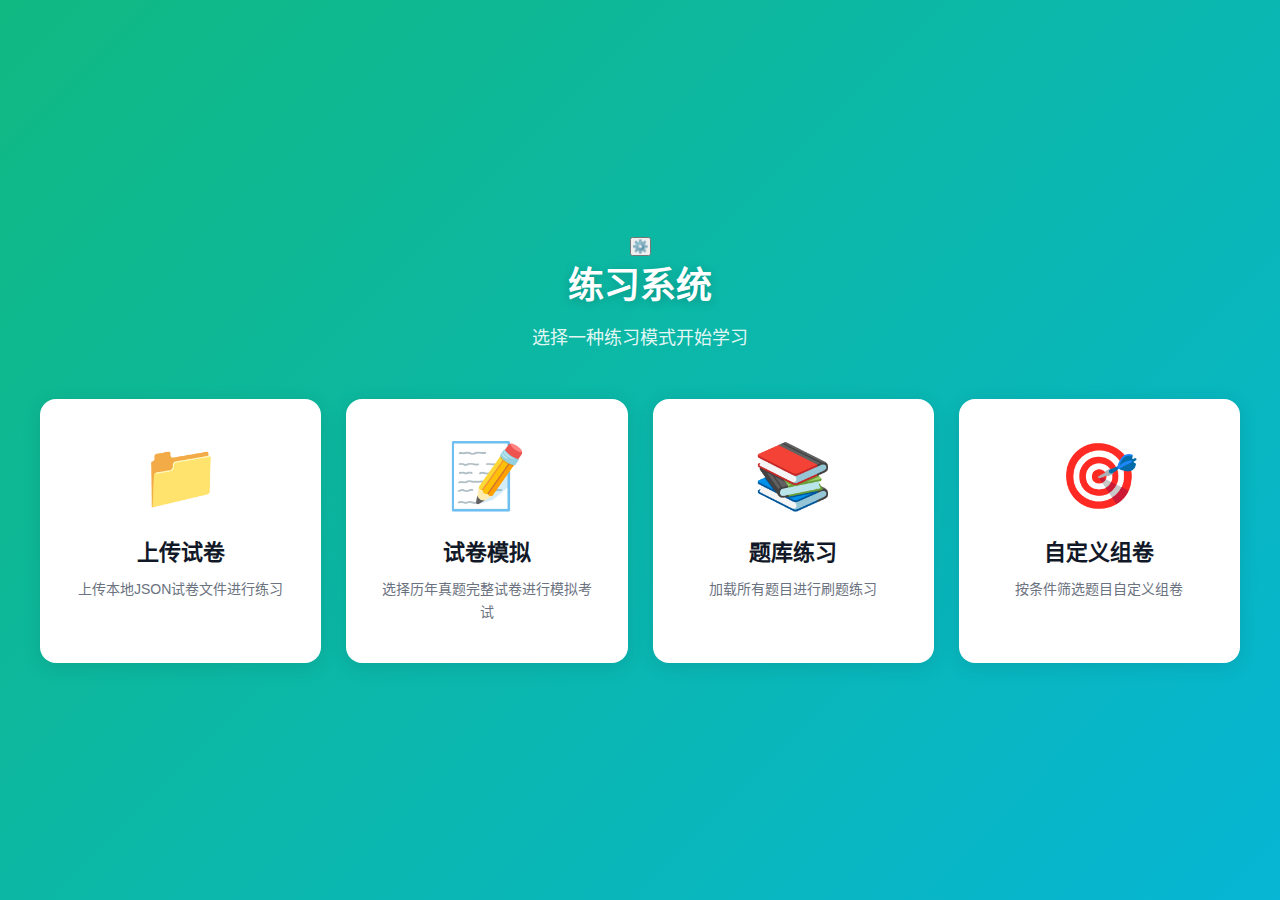
<file: index.html>
﻿<!DOCTYPE html>
<html lang="zh-CN">
<head>
    <meta charset="UTF-8">
    <meta name="viewport" content="width=device-width, initial-scale=1.0">
    <title>自测系统</title>
    <link rel="stylesheet" href="css/common.css?v=20260226">
    <link rel="stylesheet" href="css/pages.css?v=20260226">
</head>
<body>
    <div class="app-container">
        <!-- 主内容区 -->
        <div class="main-content">
            <!-- 模式选择 -->
            <div class="mode-selection" id="mode-selection">
                <button class="settings-btn-home" id="settings-btn" title="系统设置">⚙️</button>
                <div class="mode-header">
                    <h1>练习系统</h1>
                    <p class="mode-subtitle">选择一种练习模式开始学习</p>
                </div>
                
                <div class="mode-cards">
                    <div class="mode-card" data-mode="upload">
                        <div class="mode-icon">📁</div>
                        <div class="mode-title">上传试卷</div>
                        <div class="mode-desc">上传本地JSON试卷文件进行练习</div>
                    </div>
                    
                    <div class="mode-card" data-mode="exam-list">
                        <div class="mode-icon">📝</div>
                        <div class="mode-title">试卷模拟</div>
                        <div class="mode-desc">选择历年真题完整试卷进行模拟考试</div>
                    </div>
                    
                    <div class="mode-card" data-mode="practice">
                        <div class="mode-icon">📚</div>
                        <div class="mode-title">题库练习</div>
                        <div class="mode-desc">加载所有题目进行刷题练习</div>
                    </div>
                    
                    <div class="mode-card" data-mode="custom">
                        <div class="mode-icon">🎯</div>
                        <div class="mode-title">自定义组卷</div>
                        <div class="mode-desc">按条件筛选题目自定义组卷</div>
                    </div>
                </div>
            </div>

            <!-- 文件上传 -->
            <div class="upload-container hidden" id="upload-container">
                <nav class="breadcrumb" style="position: absolute; top: 40px; left: 40px;">
                    <a href="#" class="breadcrumb-item" id="breadcrumb-home-upload">🏠 首页</a>
                    <span class="breadcrumb-separator">›</span>
                    <span class="breadcrumb-item active">上传试卷</span>
                </nav>
                <div class="upload-box">
                    <div class="upload-icon">📄</div>
                    <div class="upload-title">选择试题文件</div>
                    <div class="upload-subtitle">支持 JSON 格式的试题文件</div>
                    <input type="file" id="file-input" accept=".json">
                    <label for="file-input" class="btn-upload">📁 浏览文件</label>
                </div>
            </div>

            <!-- 试卷列表 -->
            <div class="exam-list-container hidden" id="exam-list-container">
                <div class="page-title-section">
                    <nav class="breadcrumb">
                        <a href="#" class="breadcrumb-item" id="breadcrumb-home-exam-list">🏠 首页</a>
                        <span class="breadcrumb-separator">›</span>
                        <span class="breadcrumb-item active">选择试卷进行模拟考试</span>
                    </nav>
                    <div class="exam-count-badge">共 <span id="exam-count">0</span> 套试卷</div>
                </div>
                
                <div class="exam-list-toolbar">
                    <div class="exam-list-filters">
                        <div class="filter-item">
                            <label>🔍 搜索</label>
                            <input type="text" id="exam-search" placeholder="搜索试卷名称...">
                        </div>
                        <div class="filter-item">
                            <label>📚 科目</label>
                            <select id="subject-filter">
                                <option value="">全部科目</option>
                            </select>
                        </div>
                        <div class="filter-item">
                            <label>📊 排序</label>
                            <select id="sort-filter">
                                <option value="name-desc">名称 Z-A</option>
                                <option value="name-asc">名称 A-Z</option>
                            </select>
                        </div>
                        <div class="filter-item">
                            <button class="btn btn-text" id="clear-all-chats-btn" title="清除所有试卷的 AI 聊天记录">
                                <svg width="16" height="16" viewBox="0 0 24 24" fill="none" stroke="currentColor" stroke-width="2">
                                    <polyline points="3 6 5 6 21 6"></polyline>
                                    <path d="M19 6v14a2 2 0 0 1-2 2H7a2 2 0 0 1-2-2V6m3 0V4a2 2 0 0 1 2-2h4a2 2 0 0 1 2 2v2"></path>
                                </svg>
                                清空聊天记录
                            </button>
                        </div>
                    </div>
                    
                    <div class="view-switcher">
                        <button class="view-btn active" data-view="grid" title="网格视图">
                            <svg width="20" height="20" viewBox="0 0 24 24" fill="none" stroke="currentColor" stroke-width="2">
                                <rect x="3" y="3" width="7" height="7"></rect>
                                <rect x="14" y="3" width="7" height="7"></rect>
                                <rect x="14" y="14" width="7" height="7"></rect>
                                <rect x="3" y="14" width="7" height="7"></rect>
                            </svg>
                        </button>
                        <button class="view-btn" data-view="list" title="列表视图">
                            <svg width="20" height="20" viewBox="0 0 24 24" fill="none" stroke="currentColor" stroke-width="2">
                                <line x1="8" y1="6" x2="21" y2="6"></line>
                                <line x1="8" y1="12" x2="21" y2="12"></line>
                                <line x1="8" y1="18" x2="21" y2="18"></line>
                                <line x1="3" y1="6" x2="3.01" y2="6"></line>
                                <line x1="3" y1="12" x2="3.01" y2="12"></line>
                                <line x1="3" y1="18" x2="3.01" y2="18"></line>
                            </svg>
                        </button>
                    </div>
                </div>
                
                <div class="exam-list-grid view-grid" id="exam-list-grid">
                    <!-- 试卷卡片动态生成 -->
                </div>
            </div>

            <!-- 题库练习配置 -->
            <div class="practice-config-container hidden" id="practice-config-container">
                <nav class="breadcrumb">
                    <a href="#" class="breadcrumb-item" id="breadcrumb-home-practice">🏠 首页</a>
                    <span class="breadcrumb-separator">›</span>
                    <span class="breadcrumb-item active">题库练习设置</span>
                </nav>
                <div class="practice-config-header">
                    <h2>📚 题库练习设置</h2>
                    <div class="practice-info">加载所有历年真题进行练习</div>
                </div>
                <div class="practice-config-options">
                    <div class="config-group">
                        <label>科目筛选：</label>
                        <select id="practice-subject-filter">
                            <option value="">全部科目</option>
                        </select>
                    </div>
                    <div class="config-group">
                        <label>题型筛选：</label>
                        <div id="practice-type-filters" class="question-type-grid">
                            <!-- 题型复选框动态生成 -->
                        </div>
                        <div class="quick-select" style="margin-top: 10px;">
                            <button class="btn-secondary" id="btn-select-all-types">全选</button>
                            <button class="btn-secondary" id="btn-select-none-types">全不选</button>
                        </div>
                    </div>
                    <div class="config-group">
                        <label class="config-label">
                            <input type="checkbox" id="random-order" checked>
                            随机顺序
                        </label>
                        <label class="config-label">
                            <input type="checkbox" id="show-answer-immediately">
                            答完立即显示答案
                        </label>
                    </div>
                    <div class="config-group">
                        <label>题量限制：</label>
                        <input type="number" id="question-limit" placeholder="全部" min="1" style="width: 120px;">
                    </div>
                </div>
                <button class="btn-primary" id="btn-start-practice">开始练习</button>
            </div>

            <!-- 自定义组卷 -->
            <div class="custom-exam-container hidden" id="custom-exam-container">
                <nav class="breadcrumb">
                    <a href="#" class="breadcrumb-item" id="breadcrumb-home-custom">🏠 首页</a>
                    <span class="breadcrumb-separator">›</span>
                    <span class="breadcrumb-item active">自定义组卷</span>
                </nav>
                <div class="custom-exam-header">
                    <h2>🎯 自定义组卷</h2>
                    <div class="custom-info">根据条件筛选题目组成试卷</div>
                </div>
                
                <div class="custom-exam-config">
                    <div class="config-section">
                        <h3>选择试卷</h3>
                        <div class="exam-list-filters">
                            <select id="custom-subject-filter">
                                <option value="">全部科目</option>
                            </select>
                        </div>
                        <div class="exam-checkbox-grid" id="exam-checkbox-grid">
                            <!-- 试卷复选框动态生成 -->
                        </div>
                        <div class="quick-select">
                            <button class="btn-secondary" id="btn-select-all">全选</button>
                            <button class="btn-secondary" id="btn-select-none">全不选</button>
                        </div>
                    </div>
                    
                    <div class="config-section">
                        <h3>题型和数量</h3>
                        <div class="type-count-hint">设置每种题型要抽取的题目数量（不输入则不选，输入 -1 表示全选）</div>
                        <div id="question-type-filters" class="question-type-grid">
                            <!-- 题型配置动态生成 -->
                        </div>
                    </div>
                    
                    <div class="config-section">
                        <h3>其他选项</h3>
                        <label class="config-label">
                            <input type="checkbox" id="custom-random" checked>
                            随机顺序
                        </label>
                        <label class="config-label">
                            <input type="checkbox" id="custom-deduplicate" checked>
                            去除重复题目
                        </label>
                    </div>
                </div>
                
                <button class="btn-primary" id="btn-start-custom">生成试卷并开始</button>
            </div>

        </div>
    </div>

    <!-- 设置对话框 -->
    <div class="modal" id="settings-modal">
        <div class="modal-content modal-large">
            <div class="modal-header">
                <h3>⚙️ 系统设置</h3>
                <button class="modal-close" id="close-settings">×</button>
            </div>
            
            <!-- Tab 标签页导航 -->
            <div class="settings-tabs">
                <button class="settings-tab active" data-tab="ai-config">
                    <span class="tab-icon">🤖</span>
                    <span class="tab-label">AI 配置</span>
                </button>
                <button class="settings-tab" data-tab="prompt-templates">
                    <span class="tab-icon">📝</span>
                    <span class="tab-label">提示词模板</span>
                </button>
                <button class="settings-tab" data-tab="exam-settings">
                    <span class="tab-icon">📚</span>
                    <span class="tab-label">答题设置</span>
                </button>
            </div>
            
            <div class="modal-body">
                <!-- AI 配置 Tab -->
                <div class="settings-tab-content active" id="tab-ai-config">
                    <div class="config-list-header">
                        <div class="config-list-hint">💡 可以添加多个 AI 配置并切换使用</div>
                        <button class="btn btn-secondary" id="add-config-btn">➕ 添加新配置</button>
                    </div>
                    
                    <div class="config-list" id="config-list">
                        <!-- 配置列表动态生成 -->
                    </div>
                    
                    <div class="setting-item">
                        <button class="btn btn-secondary" id="test-api-btn" style="width: 100%;">🔍 测试当前配置</button>
                        <div id="test-result" style="margin-top: 10px; padding: 10px; border-radius: 6px; display: none;"></div>
                    </div>
                </div>
                
                <!-- 提示词模板 Tab -->
                <div class="settings-tab-content" id="tab-prompt-templates">
                    <div class="prompt-templates-section">
                        <div class="section-header">
                            <div>
                                <h4>📝 AI 提示词模板</h4>
                                <p class="section-description">全局设置，对所有 AI 配置生效</p>
                            </div>
                            <button class="btn btn-secondary btn-sm" id="reset-templates-btn">恢复默认</button>
                        </div>
                        <div class="section-hint">
                            提示词模板控制 AI 解析的内容和风格。可用占位符：<code>{content}</code> <code>{options}</code> <code>{answer}</code> <code>{userAnswer}</code>
                        </div>
                        <div class="template-field">
                            <label>🎯 选择题提示词模板</label>
                            <textarea id="choice-prompt-template" class="template-textarea" rows="8" placeholder="留空使用默认模板"></textarea>
                        </div>
                        <div class="template-field">
                            <label>📊 主观题提示词模板</label>
                            <textarea id="subjective-prompt-template" class="template-textarea" rows="8" placeholder="留空使用默认模板"></textarea>
                        </div>
                        <div class="template-preview-hint">
                            💡 提示：修改后自动保存，点击"恢复默认"可重置为系统默认模板
                        </div>
                    </div>
                </div>
                
                <!-- 答题设置 Tab -->
                <div class="settings-tab-content" id="tab-exam-settings">
                    <div class="exam-settings-section">
                        <div class="section-header">
                            <div>
                                <h4>📚 答题设置</h4>
                                <p class="section-description">控制答题时的行为</p>
                            </div>
                        </div>
                        <div class="setting-item">
                            <label class="setting-checkbox-label">
                                <input type="checkbox" id="shuffle-options-checkbox" checked>
                                <span class="checkbox-text">重新开始时打乱选择题选项顺序</span>
                            </label>
                            <div class="setting-hint">开启后，每次重新开始答题时选择题的选项顺序会随机打乱，帮助加深记忆</div>
                        </div>
                    </div>
                </div>
            </div>
            <div class="modal-footer">
                <button class="btn btn-secondary" id="cancel-settings">关闭</button>
                <button class="btn btn-submit" id="save-settings">确定</button>
            </div>
        </div>
    </div>

    <script type="module" src="js/home.js?v=20260226"></script>
</body>
</html>
</file>
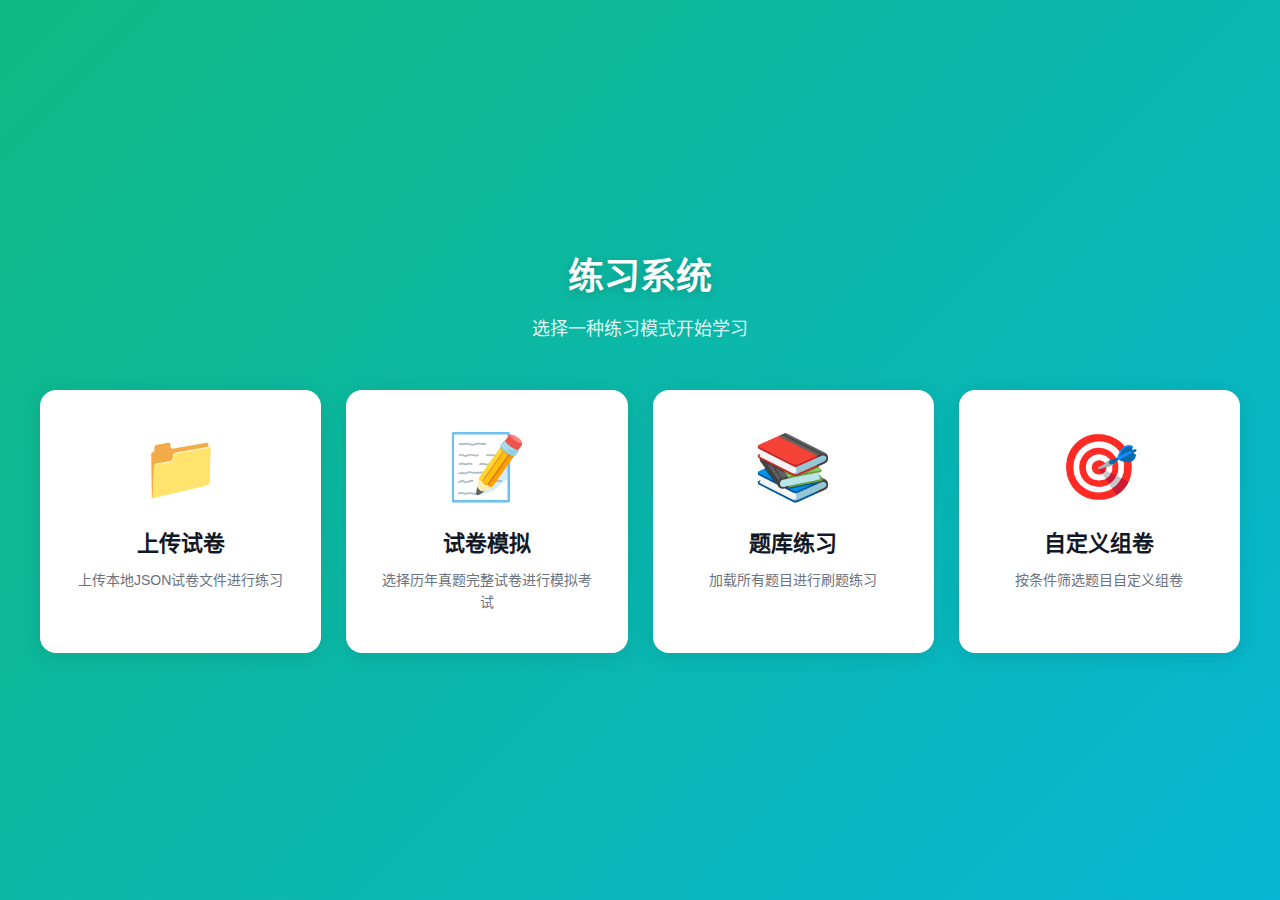
<file: exam_system.html>
<!DOCTYPE html>
<html lang="zh-CN">
<head>
    <meta charset="UTF-8">
    <meta name="viewport" content="width=device-width, initial-scale=1.0">
    <title>自测系统</title>
    <link rel="stylesheet" href="css/common.css?v=20260223e">
    <link rel="stylesheet" href="css/pages.css?v=20260223e">
    <link rel="stylesheet" href="css/exam.css?v=20260223e">
</head>
<body>
    <div class="app-container">
        <!-- 侧边栏 -->
        <div class="sidebar" id="sidebar">
            <div class="sidebar-header">
                <h2 id="exam-header-title">自测系统</h2>
                <div class="exam-name" id="exam-header-name">请加载试题文件</div>
            </div>

            <div class="question-nav" id="question-nav">
                <!-- 题目导航将在这里动态生成 -->
            </div>

            <div class="sidebar-footer">
                <div class="progress-info">
                    <span>已答 <strong id="answered-count">0</strong> / <span id="total-count">0</span></span>
                    <span id="time-display">00:00</span>
                </div>
                <button class="btn btn-submit" id="submit-btn">提交答卷</button>
                <button class="btn btn-secondary" id="restart-btn" style="display: none;">重新开始</button>
                <button class="btn btn-secondary" id="settings-btn" style="margin-top: 10px;">⚙️ 设置</button>
            </div>
        </div>

        <!--主内容区 -->
        <div class="main-content">
            <!-- 移动端汉堡菜单按钮 -->
            <button class="mobile-menu-btn" id="mobile-menu-btn" style="display: none;">
                <span></span>
                <span></span>
                <span></span>
            </button>
            
            <!-- 模式选择 -->
            <div class="mode-selection" id="mode-selection">
                <div class="mode-header">
                    <h1>练习系统</h1>
                    <p class="mode-subtitle">选择一种练习模式开始学习</p>
                </div>
                
                <div class="mode-cards">
                    <div class="mode-card" data-mode="upload">
                        <div class="mode-icon">📁</div>
                        <div class="mode-title">上传试卷</div>
                        <div class="mode-desc">上传本地JSON试卷文件进行练习</div>
                    </div>
                    
                    <div class="mode-card" data-mode="exam-list">
                        <div class="mode-icon">📝</div>
                        <div class="mode-title">试卷模拟</div>
                        <div class="mode-desc">选择历年真题完整试卷进行模拟考试</div>
                    </div>
                    
                    <div class="mode-card" data-mode="practice">
                        <div class="mode-icon">📚</div>
                        <div class="mode-title">题库练习</div>
                        <div class="mode-desc">加载所有题目进行刷题练习</div>
                    </div>
                    
                    <div class="mode-card" data-mode="custom">
                        <div class="mode-icon">🎯</div>
                        <div class="mode-title">自定义组卷</div>
                        <div class="mode-desc">按条件筛选题目自定义组卷</div>
                    </div>
                </div>
            </div>

            <!-- 文件上传 -->
            <div class="upload-container hidden" id="upload-container">
                <button class="btn-back" id="btn-back-upload">← 返回</button>
                <div class="upload-box">
                    <div class="upload-icon">📄</div>
                    <div class="upload-title">选择试题文件</div>
                    <div class="upload-subtitle">支持 JSON 格式的试题文件</div>
                    <input type="file" id="file-input" accept=".json">
                    <label for="file-input" class="btn-upload">📁 浏览文件</label>
                </div>
            </div>

            <!-- 试卷列表 -->
            <div class="exam-list-container hidden" id="exam-list-container">
                <button class="btn-back" id="btn-back-exam-list">← 返回</button>
                <div class="exam-list-header">
                    <h2>📝 选择试卷进行模拟考试</h2>
                    <div class="exam-list-info">共 <span id="exam-count">0</span> 套试卷</div>
                </div>
                <div class="exam-list-filters">
                    <select id="subject-filter">
                        <option value="">全部科目</option>
                    </select>
                </div>
                <div class="exam-list-grid" id="exam-list-grid">
                    <!-- 试卷卡片动态生成 -->
                </div>
            </div>

            <!-- 题库练习配置 -->
            <div class="practice-config-container hidden" id="practice-config-container">
                <button class="btn-back" id="btn-back-practice">← 返回</button>
                <div class="practice-config-header">
                    <h2>📚 题库练习设置</h2>
                    <div class="practice-info">加载所有历年真题进行练习</div>
                </div>
                <div class="practice-config-options">
                    <div class="config-group">
                        <label>科目筛选：</label>
                        <select id="practice-subject-filter">
                            <option value="">全部科目</option>
                        </select>
                    </div>
                    <div class="config-group">
                        <label class="config-label">
                            <input type="checkbox" id="random-order" checked>
                            随机顺序
                        </label>
                        <label class="config-label">
                            <input type="checkbox" id="show-answer-immediately">
                            答完立即显示答案
                        </label>
                    </div>
                    <div class="config-group">
                        <label>题量限制：</label>
                        <input type="number" id="question-limit" placeholder="全部" min="1" style="width: 120px;">
                    </div>
                </div>
                <button class="btn-primary" id="btn-start-practice">开始练习</button>
            </div>

            <!-- 自定义组卷 -->
            <div class="custom-exam-container hidden" id="custom-exam-container">
                <button class="btn-back" id="btn-back-custom">← 返回</button>
                <div class="custom-exam-header">
                    <h2>🎯 自定义组卷</h2>
                    <div class="custom-info">根据条件筛选题目组成试卷</div>
                </div>
                
                <div class="custom-exam-config">
                    <div class="config-section">
                        <h3>选择试卷</h3>
                        <div class="exam-list-filters">
                            <select id="custom-subject-filter">
                                <option value="">全部科目</option>
                            </select>
                        </div>
                        <div class="exam-checkbox-grid" id="exam-checkbox-grid">
                            <!-- 试卷复选框动态生成 -->
                        </div>
                        <div class="quick-select">
                            <button class="btn-secondary" id="btn-select-all">全选</button>
                            <button class="btn-secondary" id="btn-select-none">全不选</button>
                        </div>
                    </div>
                    
                    <div class="config-section">
                        <h3>题型和数量</h3>
                        <div class="type-count-hint">设置每种题型要抽取的题目数量（不输入则不选，输入 -1 表示全选）</div>
                        <div id="question-type-filters" class="question-type-grid">
                            <!-- 题型配置动态生成 -->
                        </div>
                    </div>
                    
                    <div class="config-section">
                        <h3>其他选项</h3>
                        <label class="config-label">
                            <input type="checkbox" id="custom-random" checked>
                            随机顺序
                        </label>
                        <label class="config-label">
                            <input type="checkbox" id="custom-deduplicate" checked>
                            去除重复题目
                        </label>
                    </div>
                </div>
                
                <button class="btn-primary" id="btn-start-custom">生成试卷并开始</button>
            </div>

            <!-- 答题界面 -->
            <div id="exam-interface" class="hidden">
                <div class="main-header">
                    <div class="exam-title" id="exam-title">考试标题</div>
                    <div class="exam-subtitle" id="exam-subtitle">考试信息</div>
                    <div class="progress-bar-container">
                        <div class="progress-label">
                            <span>答题进度</span>
                            <span id="progress-text">0%</span>
                        </div>
                        <div class="progress-bar">
                            <div class="progress-fill" id="progress-fill"></div>
                        </div>
                    </div>
                </div>

                <div class="question-container" id="question-container">
                    <!-- 题目内容 -->
                </div>
            </div>

            <!-- 结果页面 -->
            <div class="result-container" id="result-container">
                <div class="result-icon">🎉</div>
                <div class="result-title">答题完成！</div>
                <div class="result-score" id="result-score">0</div>
                <div class="result-total">总分 <span id="total-score">0</span> 分</div>

                <!-- 有主观题时的统计 -->
                <div class="result-stats" id="has-subjective" style="display: none;">
                    <div class="stat-item">
                        <div class="stat-value" id="objective-correct">0</div>
                        <div class="stat-label">客观题答对</div>
                    </div>
                    <div class="stat-item">
                        <div class="stat-value"><span id="objective-total">0</span> 题</div>
                        <div class="stat-label">客观题总数</div>
                    </div>
                    <div class="stat-item">
                        <div class="stat-value" id="objective-accuracy">0%</div>
                        <div class="stat-label">客观题正确率</div>
                    </div>
                    <div class="stat-item">
                        <div class="stat-value" id="subjective-score">0%</div>
                        <div class="stat-label">主观题平均得分率</div>
                    </div>
                    <div class="stat-item">
                        <div class="stat-value"><span id="subjective-total">0</span> 题</div>
                        <div class="stat-label">主观题总数</div>
                    </div>
                </div>

                <!-- 没有主观题时的统计 -->
                <div class="result-stats" id="no-subjective" style="display: none;">
                    <div class="stat-item">
                        <div class="stat-value" id="objective-correct-2">0</div>
                        <div class="stat-label">答对题数</div>
                    </div>
                    <div class="stat-item">
                        <div class="stat-value"><span id="objective-total-2">0</span> 题</div>
                        <div class="stat-label">题目总数</div>
                    </div>
                    <div class="stat-item">
                        <div class="stat-value" id="objective-accuracy-2">0%</div>
                        <div class="stat-label">正确率</div>
                    </div>
                </div>

                <div class="result-buttons">
                    <button class="btn btn-submit" id="review-btn">查看详情</button>
                    <button class="btn btn-secondary" id="restart-result-btn">重新开始</button>
                </div>
            </div>
        </div>
    </div>

    <!-- 移动端遮罩层 -->
    <div class="mobile-overlay" id="mobile-overlay"></div>

    <!-- 设置对话框 -->
    <div class="modal" id="settings-modal">
        <div class="modal-content">
            <div class="modal-header">
                <h3>⚙️ 系统设置</h3>
                <button class="modal-close" id="close-settings">×</button>
            </div>
            <div class="modal-body">
                <div class="setting-item">
                    <label for="api-url-input">API URL</label>
                    <div class="input-hint">AI 评分服务的完整 API 地址</div>
                    <input type="text" id="api-url-input" placeholder="https://proxy-hazel-theta-17.vercel.app/qwen/chat/completions">
                </div>
                <div class="setting-item">
                    <label for="api-key-input">API Key</label>
                    <div class="input-hint">用于 AI 评分主观题（通义千问）</div>
                    <input type="password" id="api-key-input" placeholder="请输入你的 API Key">
                </div>
                <div class="setting-item">
                    <label for="api-model-input">模型名称</label>
                    <div class="input-hint">AI 模型名称（如 qwen3.5-plus）</div>
                    <input type="text" id="api-model-input" placeholder="qwen3.5-plus">
                </div>
                <div class="setting-item">
                    <button class="btn btn-secondary" id="test-api-btn" style="width: 100%;">🔍 测试连接</button>
                    <div id="test-result" style="margin-top: 10px; padding: 10px; border-radius: 6px; display: none;"></div>
                </div>
            </div>
            <div class="modal-footer">
                <button class="btn btn-secondary" id="cancel-settings">取消</button>
                <button class="btn btn-submit" id="save-settings">保存</button>
            </div>
        </div>
    </div>

    <script type="module" src="js/main.js?v=20260223e"></script>
</body>
</html>
</file>
<file: css/common.css>
/* ==================== 基础样式和布局 ==================== */
* {
    margin: 0;
    padding: 0;
    box-sizing: border-box;
}

body {
    font-family: "Microsoft YaHei", Arial, sans-serif;
    background: linear-gradient(135deg, #10B981 0%, #06B6D4 100%);
    min-height: 100vh;
    overflow: hidden;
}

.app-container {
    display: flex;
    height: 100vh;
}

.main-content {
    flex: 1;
    overflow-y: auto;
    background: linear-gradient(135deg, #10B981 0%, #06B6D4 100%);
}

.main-content::-webkit-scrollbar {
    width: 8px;
}

.main-content::-webkit-scrollbar-thumb {
    background: rgba(255, 255, 255, 0.3);
    border-radius: 10px;
}

.main-content::-webkit-scrollbar-track {
    background: rgba(0, 0, 0, 0.1);
}

.hidden {
    display: none !important;
}

/* ==================== 移动端菜单按钮 ==================== */
.mobile-menu-btn {
    position: fixed;
    top: 12px;
    left: 12px;
    z-index: 1001;
    width: 48px;
    height: 48px;
    background: white;
    border: none;
    border-radius: 12px;
    box-shadow: 0 4px 12px rgba(0, 0, 0, 0.15);
    cursor: pointer;
    display: none;
    flex-direction: column;
    justify-content: center;
    align-items: center;
    padding: 0;
}

.mobile-menu-btn:active {
    transform: scale(0.95);
}

.mobile-menu-btn span {
    display: block;
    width: 22px;
    height: 2.5px;
    background: #059669;
    border-radius: 2px;
    margin: 3px 0;
}

.mobile-menu-btn.active span:nth-child(1) {
    transform: translateY(8.5px) rotate(45deg);
}

.mobile-menu-btn.active span:nth-child(2) {
    opacity: 0;
}

.mobile-menu-btn.active span:nth-child(3) {
    transform: translateY(-8.5px) rotate(-45deg);
}

/* ==================== 移动端遮罩层 ==================== */
.mobile-overlay {
    display: none;
    position: fixed;
    top: 0;
    left: 0;
    width: 100%;
    height: 100%;
    background: rgba(0, 0, 0, 0.5);
    z-index: 99;
    opacity: 0;
}

.mobile-overlay.show {
    display: block;
    opacity: 1;
}

/* ==================== 侧边栏样式 ==================== */
.sidebar {
    width: 280px;
    background: white;
    box-shadow: 2px 0 10px rgba(0, 0, 0, 0.1);
    display: flex;
    flex-direction: column;
    z-index: 100;
}

.sidebar-header {
    background: linear-gradient(135deg, #10B981 0%, #06B6D4 100%);
    color: white;
    padding: 25px 20px;
}

.sidebar-header h2 {
    font-size: 18px;
    margin-bottom: 8px;
    font-weight: 600;
}

.sidebar-header .exam-name {
    font-size: 13px;
    opacity: 0.95;
    line-height: 1.4;
}

.question-nav {
    flex: 1;
    overflow-y: auto;
    padding: 20px 15px;
}

.question-nav::-webkit-scrollbar {
    width: 6px;
}

.question-nav::-webkit-scrollbar-thumb {
    background: #D1D5DB;
    border-radius: 10px;
}

.question-type-group {
    margin-bottom: 25px;
}

.type-header {
    font-size: 14px;
    font-weight: 600;
    color: #059669;
    padding: 8px 12px;
    background: #ECFDF5;
    border-radius: 8px;
    margin-bottom: 12px;
    display: flex;
    justify-content: space-between;
    align-items: center;
}

.type-count {
    font-size: 12px;
    color: #6B7280;
    font-weight: normal;
}

.question-grid {
    display: grid;
    grid-template-columns: repeat(5, 1fr);
    gap: 8px;
}

.question-item {
    aspect-ratio: 1;
    border: 2px solid #E5E7EB;
    border-radius: 8px;
    display: flex;
    align-items: center;
    justify-content: center;
    font-size: 13px;
    font-weight: 500;
    cursor: pointer;
    background: white;
    color: #374151;
}

.question-item:hover {
    border-color: #10B981;
    background: #ECFDF5;
}

.question-item.current {
    background: linear-gradient(135deg, #10B981 0%, #059669 100%);
    color: white;
    border-color: #059669;
}

.question-item.answered {
    background: #DBEAFE;
    border-color: #3B82F6;
    color: #1E40AF;
}

.sidebar-footer {
    padding: 20px;
    border-top: 1px solid #E5E7EB;
    background: #F9FAFB;
}

.progress-info {
    display: flex;
    justify-content: space-between;
    align-items: center;
    margin-bottom: 15px;
    font-size: 14px;
    color: #374151;
}

.progress-info strong {
    color: #10B981;
    font-size: 16px;
}

#time-display {
    font-family: 'Courier New', monospace;
    font-weight: 600;
    color: #059669;
}

/* ==================== 通用组件样式 ==================== */

/* 按钮 */
.btn {
    border: none;
    border-radius: 8px;
    padding: 12px 24px;
    font-size: 14px;
    font-weight: 500;
    cursor: pointer;
    display: inline-block;
    text-align: center;
}

.btn:disabled {
    opacity: 0.5;
    cursor: not-allowed;
}

.btn-submit {
    background: linear-gradient(135deg, #10B981 0%, #059669 100%);
    color: white;
    width: 100%;
    box-shadow: 0 4px 12px rgba(16, 185, 129, 0.3);
}

.btn-submit:hover:not(:disabled) {
    box-shadow: 0 6px 16px rgba(16, 185, 129, 0.4);
    filter: brightness(1.05);
}

.btn-secondary {
    background: white;
    border: 1px solid #D1D5DB;
    padding: 8px 16px;
    border-radius: 6px;
    font-size: 13px;
    color: #374151;
    cursor: pointer;
}

.btn-secondary:hover {
    background: #F9FAFB;
    border-color: #059669;
    color: #059669;
}

.btn-text {
    background: transparent;
    border: none;
    padding: 8px 12px;
    border-radius: 6px;
    font-size: 12px;
    color: #6B7280;
    cursor: pointer;
    display: flex;
    align-items: center;
    gap: 6px;
    margin-top: 8px;
    width: 100%;
    justify-content: center;
    transition: all 0.2s ease;
}

.btn-text:hover {
    background: #FEF2F2;
    color: #DC2626;
}

.btn-text svg {
    flex-shrink: 0;
}

.btn-primary {
    background: linear-gradient(135deg, #10B981 0%, #059669 100%);
    color: white;
    border: none;
    padding: 15px 40px;
    border-radius: 10px;
    font-size: 16px;
    font-weight: 600;
    cursor: pointer;
    box-shadow: 0 4px 15px rgba(16, 185, 129, 0.3);
}

.btn-primary:hover {
    box-shadow: 0 6px 20px rgba(16, 185, 129, 0.4);
    filter: brightness(1.05);
}

.btn-back {
    background: white;
    border: 2px solid rgba(255, 255, 255, 0.3);
    padding: 12px 24px;
    border-radius: 10px;
    font-size: 14px;
    font-weight: 600;
    color: #059669;
    cursor: pointer;
    margin-bottom: 30px;
    box-shadow: 0 2px 8px rgba(0, 0, 0, 0.1);
    display: inline-flex;
    align-items: center;
    gap: 6px;
}

.btn-back:hover {
    background: white;
    box-shadow: 0 4px 12px rgba(0, 0, 0, 0.15);
    border-color: #10B981;
}

/* 输入框 */
input[type="text"],
input[type="password"],
input[type="number"],
select {
    width: 100%;
    padding: 10px 15px;
    border: 1px solid #D1D5DB;
    border-radius: 8px;
    font-size: 14px;
}

input[type="text"]:focus,
input[type="password"]:focus,
input[type="number"]:focus,
select:focus {
    outline: none;
    border-color: #10B981;
}

/* 复选框 */
input[type="checkbox"] {
    width: 18px;
    height: 18px;
    cursor: pointer;
}

/* 标签 */
.config-label {
    display: inline-flex;
    align-items: center;
    gap: 8px;
    margin-right: 25px;
    font-size: 14px;
    color: #374151;
    cursor: pointer;
}

/* ==================== 模态框样式 ==================== */
.modal {
    display: none;
    position: fixed;
    top: 0;
    left: 0;
    width: 100%;
    height: 100%;
    background: rgba(0, 0, 0, 0.5);
    z-index: 1000;
    align-items: center;
    justify-content: center;
}

.modal.show {
    display: flex;
}

.modal-content {
    background: white;
    border-radius: 12px;
    width: 90%;
    max-width: 500px;
    box-shadow: 0 10px 40px rgba(0, 0, 0, 0.3);
    overflow: hidden;
}

.modal-large {
    max-width: 900px;
    max-height: 85vh;
    display: flex;
    flex-direction: column;
}

.modal-large .modal-body {
    flex: 1;
    overflow-y: auto;
}

.modal-header {
    background: linear-gradient(135deg, #10B981 0%, #06B6D4 100%);
    color: white;
    padding: 20px 25px;
    display: flex;
    justify-content: space-between;
    align-items: center;
}

.modal-header h3 {
    font-size: 18px;
    font-weight: 600;
}

/* Tab 标签页样式 */
.settings-tabs {
    display: flex;
    background: #F3F4F6;
    border-bottom: 2px solid #E5E7EB;
}

.settings-tab {
    flex: 1;
    padding: 15px 20px;
    background: transparent;
    border: none;
    border-bottom: 3px solid transparent;
    cursor: pointer;
    display: flex;
    align-items: center;
    justify-content: center;
    gap: 8px;
    font-size: 14px;
    font-weight: 500;
    color: #6B7280;
    transition: all 0.2s ease;
    position: relative;
}

.settings-tab:hover {
    background: rgba(16, 185, 129, 0.05);
    color: #10B981;
}

.settings-tab.active {
    background: white;
    color: #10B981;
    border-bottom-color: #10B981;
}

.settings-tab .tab-icon {
    font-size: 18px;
}

.settings-tab .tab-label {
    font-weight: 600;
}

/* Tab 内容区域 */
.settings-tab-content {
    display: none;
    animation: fadeIn 0.3s ease;
}

.settings-tab-content.active {
    display: block;
}

@keyframes fadeIn {
    from {
        opacity: 0;
        transform: translateY(10px);
    }
    to {
        opacity: 1;
        transform: translateY(0);
    }
}

.modal-close {
    background: none;
    border: none;
    color: white;
    font-size: 28px;
    cursor: pointer;
    width: 32px;
    height: 32px;
    display: flex;
    align-items: center;
    justify-content: center;
    border-radius: 4px;
}

.modal-close:hover {
    background: rgba(255, 255, 255, 0.2);
}

.modal-body {
    padding: 25px;
    max-height: 70vh;
    overflow-y: auto;
}

.setting-item {
    margin-bottom: 20px;
}

.setting-item:last-child {
    margin-bottom: 0;
}

.setting-item label {
    display: block;
    font-weight: 600;
    color: #111827;
    margin-bottom: 5px;
    font-size: 14px;
}

.input-hint {
    font-size: 12px;
    color: #6B7280;
    margin-bottom: 8px;
}

.setting-item input {
    width: 100%;
    padding: 10px 15px;
    border: 1px solid #D1D5DB;
    border-radius: 8px;
    font-size: 14px;
}

.setting-item input:focus {
    outline: none;
    border-color: #10B981;
}

/* 配置列表样式 */
.config-list-header {
    display: flex;
    justify-content: space-between;
    align-items: center;
    margin-bottom: 20px;
    gap: 15px;
}

.config-list-hint {
    font-size: 13px;
    color: #6B7280;
    flex: 1;
}

.config-list {
    display: flex;
    flex-direction: column;
    gap: 15px;
    margin-bottom: 20px;
}

.config-item {
    border: 2px solid #E5E7EB;
    border-radius: 12px;
    padding: 15px;
    background: #F9FAFB;
    transition: all 0.2s;
}

.config-item.active {
    border-color: #10B981;
    background: #ECFDF5;
}

.config-item-header {
    display: flex;
    align-items: center;
    gap: 10px;
    margin-bottom: 12px;
}

.config-radio {
    width: 18px;
    height: 18px;
    cursor: pointer;
    flex-shrink: 0;
}

.config-name-input {
    flex: 1;
    padding: 8px 12px;
    border: 1px solid #D1D5DB;
    border-radius: 6px;
    font-size: 14px;
    font-weight: 600;
}

.config-name-input:focus {
    outline: none;
    border-color: #10B981;
}

.config-delete-btn {
    padding: 6px 10px;
    border: none;
    background: transparent;
    cursor: pointer;
    border-radius: 6px;
    font-size: 16px;
    transition: all 0.2s;
    flex-shrink: 0;
}

.config-delete-btn:hover {
    background: #FEE2E2;
}

.config-item-body {
    display: flex;
    flex-direction: column;
    gap: 10px;
    padding-left: 28px;
}

.config-field {
    display: flex;
    flex-direction: column;
    gap: 5px;
}

.config-field label {
    font-size: 12px;
    font-weight: 600;
    color: #6B7280;
    display: flex;
    align-items: center;
    gap: 8px;
}

.field-hint {
    font-size: 11px;
    font-weight: 400;
    color: #9CA3AF;
    font-style: italic;
}

.config-field-input {
    padding: 8px 12px;
    border: 1px solid #D1D5DB;
    border-radius: 6px;
    font-size: 13px;
}

.config-field-input:focus {
    outline: none;
    border-color: #10B981;
}

.config-field-textarea {
    padding: 10px 12px;
    border: 1px solid #D1D5DB;
    border-radius: 6px;
    font-size: 13px;
    font-family: 'Consolas', 'Monaco', 'Courier New', monospace;
    line-height: 1.6;
    resize: vertical;
    min-height: 100px;
}

.config-field-textarea:focus {
    outline: none;
    border-color: #10B981;
    box-shadow: 0 0 0 3px rgba(16, 185, 129, 0.1);
}

/* 全局提示词模板配置区域 */
.prompt-templates-section {
    padding: 0;
}

.section-header {
    display: flex;
    justify-content: space-between;
    align-items: flex-start;
    margin-bottom: 20px;
}

.section-header h4 {
    margin: 0 0 5px 0;
    font-size: 16px;
    font-weight: 600;
    color: #111827;
}

.section-description {
    margin: 0;
    font-size: 13px;
    color: #6B7280;
    font-weight: 400;
}

.btn-sm {
    padding: 6px 14px;
    font-size: 12px;
    min-width: auto;
}

.section-hint {
    font-size: 12px;
    color: #6B7280;
    margin-bottom: 20px;
    line-height: 1.6;
    background: #F9FAFB;
    padding: 10px 12px;
    border-radius: 6px;
    border-left: 3px solid #10B981;
}

.section-hint code {
    background: #E5E7EB;
    padding: 2px 6px;
    border-radius: 3px;
    font-family: 'Consolas', 'Monaco', 'Courier New', monospace;
    font-size: 11px;
    color: #374151;
}

.template-field {
    margin-bottom: 20px;
}

.template-field label {
    display: block;
    font-size: 13px;
    font-weight: 600;
    color: #374151;
    margin-bottom: 8px;
}

.template-textarea {
    width: 100%;
    padding: 12px;
    border: 1px solid #D1D5DB;
    border-radius: 6px;
    font-size: 13px;
    font-family: 'Consolas', 'Monaco', 'Courier New', monospace;
    line-height: 1.6;
    resize: vertical;
    background: #FAFAFA;
    transition: all 0.2s ease;
}

.template-textarea:focus {
    outline: none;
    border-color: #10B981;
    box-shadow: 0 0 0 3px rgba(16, 185, 129, 0.1);
    background: white;
}

.template-preview-hint {
    margin-top: 15px;
    padding: 12px 15px;
    background: #F0FDF4;
    border-left: 3px solid #10B981;
    border-radius: 6px;
    font-size: 13px;
    color: #065F46;
    line-height: 1.6;
}

.modal-footer {
    padding: 15px 25px;
    background: #F9FAFB;
    display: flex;
    gap: 12px;
    justify-content: space-between;
}

.modal-footer .btn {
    padding: 12px 32px;
    font-size: 14px;
    min-width: 0;
    flex: 1 1 0;
}

/* ==================== 响应式布局 ==================== */
@media (max-width: 768px) {
    /* 侧边栏移动端适配 */
    .sidebar {
        position: fixed;
        left: 0;
        top: 0;
        height: 100vh;
        width: 85vw;
        max-width: 320px;
        transform: translateX(-100%);
        z-index: 1000;
        box-shadow: 4px 0 12px rgba(0, 0, 0, 0.15);
    }

    .sidebar.show {
        transform: translateX(0);
    }

    /* 侧边栏头部优化 */
    .sidebar-header {
        padding: 20px 15px;
    }

    .sidebar-header h2 {
        font-size: 16px;
        margin-bottom: 6px;
    }

    .sidebar-header .exam-name {
        font-size: 12px;
        line-height: 1.3;
    }

    /* 显示汉堡菜单按钮（仅在答题界面和结果页面） */
    .mobile-menu-btn {
        display: none;
    }

    /* 题目导航网格 */
    .question-grid {
        grid-template-columns: repeat(5, 1fr);
        gap: 6px;
    }

    .question-item {
        min-height: 40px;
        font-size: 12px;
    }

    /* 答题界面适配 */
    .question-container {
        padding: 15px;
    }

    .question-card {
        padding: 15px;
        margin: 0;
    }

    .question-header {
        margin-bottom: 15px;
        padding-bottom: 12px;
    }

    .question-number {
        min-width: 35px;
        height: 35px;
        font-size: 14px;
        margin-right: 10px;
        border-radius: 8px;
    }

    .question-type-badge,
    .question-score-badge {
        font-size: 11px;
        padding: 4px 10px;
    }

    .question-content {
        font-size: 14px;
        line-height: 1.7;
        margin-bottom: 15px;
    }

    /* 选项优化 - 增加触摸面积 */
    .option {
        min-height: 48px;
        padding: 12px 14px;
        margin: 10px 0;
        border-width: 2px;
    }

    .option input[type="radio"],
    .option input[type="checkbox"] {
        width: 18px;
        height: 18px;
        margin-right: 10px;
        flex-shrink: 0;
    }

    .option-text {
        font-size: 14px;
        line-height: 1.6;
    }

    .option.correct::before,
    .option.wrong::before {
        font-size: 16px;
    }

    /* 按钮优化 - 增加触摸面积 */
    .btn,
    .btn-nav,
    .btn-primary,
    .btn-secondary,
    .btn-submit {
        min-height: 48px;
        padding: 12px 20px;
        font-size: 14px;
    }

    .navigation-buttons {
        margin-top: 20px;
        padding-top: 15px;
        gap: 8px;
    }

    .btn-nav {
        flex: 1;
        min-width: 0;
    }

    .btn-show-answer {
        padding: 10px 16px;
        font-size: 13px;
    }

    /* 结果页面适配 */
    .result-container {
        margin: 20px;
        padding: 30px 20px;
    }

    #has-subjective {
        grid-template-columns: repeat(2, 1fr) !important;
        gap: 12px;
    }

    #has-subjective .stat-item:last-child {
        grid-column: 1 / -1;
    }

    #no-subjective {
        grid-template-columns: 1fr !important;
        gap: 12px;
    }

    .stat-item {
        padding: 15px;
    }

    .stat-value {
        font-size: 24px;
    }

    .stat-label {
        font-size: 12px;
    }

    .result-icon {
        font-size: 56px;
        margin-bottom: 15px;
    }

    .result-title {
        font-size: 20px;
        margin-bottom: 10px;
    }

    .result-score {
        font-size: 48px;
        margin: 15px 0;
    }

    .result-total {
        font-size: 16px;
        margin-bottom: 25px;
    }

    .result-buttons {
        flex-direction: column;
        gap: 10px;
    }

    .result-buttons .btn {
        width: 100%;
    }

    /* 模式选择页面 */
    .mode-selection {
        padding: 20px;
    }

    .mode-header h1 {
        font-size: 28px;
    }

    .mode-subtitle {
        font-size: 16px;
    }

    .mode-cards {
        grid-template-columns: 1fr;
        gap: 15px;
    }

    .mode-card {
        padding: 30px 25px;
    }

    /* 上传页面 */
    .upload-container {
        padding: 20px;
    }

    .upload-box {
        padding: 40px 30px;
    }

    /* 试卷列表 */
    .exam-list-container {
        padding: 15px;
    }

    .exam-list-header {
        padding: 20px 15px;
        margin-bottom: 15px;
    }

    .exam-list-header h2 {
        font-size: 18px;
        margin-bottom: 10px;
    }

    .exam-list-info {
        font-size: 12px;
        padding: 5px 12px;
    }

    .exam-list-filters {
        padding: 15px;
        margin-bottom: 15px;
    }

    .exam-list-filters select {
        font-size: 13px;
        padding: 11px 12px;
    }

    .exam-list-grid {
        grid-template-columns: 1fr;
        gap: 12px;
    }

    .exam-card {
        padding: 18px 15px;
    }

    .exam-card-title {
        font-size: 15px;
        line-height: 1.5;
        margin-bottom: 10px;
    }

    .exam-card-date {
        font-size: 11px;
        padding: 5px 10px;
    }

    .exam-card-info {
        font-size: 12px;
        gap: 12px;
        padding-top: 12px;
    }

    .exam-card-info span {
        font-size: 11px;
    }

    /* 配置页面 */
    .practice-config-container,
    .custom-exam-container {
        padding: 15px;
    }

    .practice-config-header,
    .custom-exam-header {
        padding: 20px 15px;
        margin-bottom: 15px;
    }

    .practice-config-header h2,
    .custom-exam-header h2 {
        font-size: 20px;
    }

    .practice-info,
    .custom-info {
        font-size: 13px;
    }

    .practice-config-options,
    .custom-exam-config {
        padding: 20px 15px;
        margin-bottom: 15px;
    }

    .config-section {
        margin-bottom: 20px;
        padding-bottom: 20px;
    }

    .config-section h3 {
        font-size: 16px;
        margin-bottom: 12px;
    }

    .custom-exam-config {
        gap: 15px;
    }

    .exam-checkbox-grid {
        grid-template-columns: 1fr;
        gap: 10px;
    }

    .exam-checkbox-item {
        font-size: 12px;
        padding: 10px;
    }

    .question-type-grid {
        gap: 8px;
    }

    .type-count-item {
        padding: 8px;
        width: 100%;
    }

    .type-count-label {
        flex: 1;
        font-size: 12px;
    }

    .type-count-input {
        width: 60px;
    }

    .type-count-hint {
        font-size: 12px;
        padding: 10px;
        margin-bottom: 12px;
    }

    /* 返回按钮 */
    .btn-back {
        margin-bottom: 15px;
        padding: 11px 20px;
        font-size: 13px;
        border-width: 1.5px;
    }

    /* 文本区域 */
    .textarea-answer {
        min-height: 100px;
        font-size: 14px;
        padding: 12px;
    }

    /* 答案区域 */
    .answer-section {
        margin-top: 20px;
        padding: 15px;
    }

    .answer-label {
        font-size: 14px;
        margin-bottom: 8px;
    }

    .answer-content {
        font-size: 13px;
        line-height: 1.6;
    }

    /* AI评分详情 */
    .ai-grading-section {
        margin-top: 20px;
        padding: 15px;
    }

    .ai-grading-label {
        font-size: 14px;
    }

    .ai-grading-score {
        font-size: 20px;
    }

    .ai-grading-item-label {
        font-size: 13px;
    }

    .ai-grading-item-content {
        font-size: 13px;
        padding: 10px;
    }

    /* 设置对话框 */
    .modal-content {
        width: 95%;
        max-width: none;
        margin: 10px;
    }

    .modal-header {
        padding: 15px 18px;
    }

    .modal-header h3 {
        font-size: 16px;
    }

    .modal-body {
        padding: 18px;
    }

    .setting-item {
        margin-bottom: 15px;
    }

    .setting-item label {
        font-size: 13px;
    }

    .input-hint {
        font-size: 11px;
        margin-bottom: 6px;
    }

    .modal-footer {
        padding: 12px 18px;
        flex-wrap: wrap;
    }
    
    .modal-footer .btn {
        padding: 10px 24px;
        min-width: 90px;
        font-size: 14px;
    }

    /* 侧边栏底部优化 */
    .sidebar-footer {
        padding: 15px;
    }

    .progress-info {
        font-size: 13px;
        margin-bottom: 12px;
    }

    .progress-info strong {
        font-size: 15px;
    }

    #time-display {
        font-size: 13px;
    }

    /* 题目导航优化 */
    .question-nav {
        padding: 15px 12px;
    }

    .type-header {
        font-size: 13px;
        padding: 6px 10px;
        margin-bottom: 10px;
    }

    .type-count {
        font-size: 11px;
    }

    /* 移动端遮罩层调整 */
    .mobile-overlay.show {
        backdrop-filter: blur(2px);
    }

    /* 选项before伪元素优化 */
    .option.correct::before,
    .option.wrong::before {
        font-size: 14px;
        margin-right: 6px;
    }

    /* 确保触摸滚动流畅 */
    .question-container,
    .question-nav,
    .main-content {
        -webkit-overflow-scrolling: touch;
    }

    /* 防止双击缩放 */
    button,
    .option,
    .mode-card,
    .exam-card {
        touch-action: manipulation;
    }

    /* 极小屏幕额外优化 */
    @media (max-width: 360px) {
        .sidebar {
            width: 90vw;
        }

        .question-grid {
            grid-template-columns: repeat(4, 1fr);
        }

        .question-item {
            font-size: 11px;
        }

        .mode-header h1 {
            font-size: 22px;
        }

        .mode-card {
            padding: 20px 15px;
        }

        .mode-icon {
            font-size: 40px;
        }

        .mode-title {
            font-size: 16px;
        }
    }
}

/* ==================== 答题设置样式 ==================== */

.exam-settings-section {
    padding: 0;
}

.setting-checkbox-label {
    display: flex;
    align-items: center;
    gap: 10px;
    cursor: pointer;
    font-size: 14px;
    color: #111827;
}

.setting-checkbox-label input[type="checkbox"] {
    width: 18px;
    height: 18px;
    cursor: pointer;
    accent-color: #10B981;
}

.checkbox-text {
    font-weight: 500;
}

.setting-hint {
    font-size: 12px;
    color: #6B7280;
    margin-top: 8px;
    padding-left: 28px;
    line-height: 1.5;
}
</file>
<file: css/pages.css>
/* ==================== 模式选择界面 ==================== */
.mode-selection {
    display: flex;
    flex-direction: column;
    align-items: center;
    justify-content: center;
    min-height: 100vh;
    padding: 40px;
}

.mode-header {
    text-align: center;
    margin-bottom: 50px;
}

.mode-header h1 {
    font-size: 36px;
    color: white;
    margin-bottom: 15px;
    text-shadow: 0 2px 10px rgba(0, 0, 0, 0.2);
}

.mode-subtitle {
    font-size: 18px;
    color: rgba(255, 255, 255, 0.9);
}

.mode-cards {
    display: grid;
    grid-template-columns: repeat(auto-fit, minmax(260px, 1fr));
    gap: 25px;
    max-width: 1200px;
    width: 100%;
}

.mode-card {
    background: white;
    border-radius: 16px;
    padding: 40px 30px;
    text-align: center;
    cursor: pointer;
    box-shadow: 0 4px 20px rgba(0, 0, 0, 0.1);
}

.mode-card:hover {
    box-shadow: 0 8px 30px rgba(0, 0, 0, 0.15);
    border: 2px solid rgba(16, 185, 129, 0.3);
}

.mode-icon {
    font-size: 64px;
    margin-bottom: 20px;
}

.mode-title {
    font-size: 22px;
    font-weight: 600;
    color: #111827;
    margin-bottom: 12px;
}

.mode-desc {
    font-size: 14px;
    color: #6B7280;
    line-height: 1.6;
}

/* ==================== 文件上传页面 ==================== */
.upload-container {
    flex: 1;
    display: flex;
    flex-direction: column;
    align-items: center;
    justify-content: center;
    padding: 40px;
}

.upload-box {
    background: white;
    border-radius: 16px;
    padding: 60px 80px;
    text-align: center;
    box-shadow: 0 10px 40px rgba(0, 0, 0, 0.1);
    max-width: 500px;
}

.upload-icon {
    font-size: 80px;
    margin-bottom: 20px;
}

.upload-title {
    font-size: 24px;
    font-weight: bold;
    color: #111827;
    margin-bottom: 10px;
}

.upload-subtitle {
    font-size: 14px;
    color: #6B7280;
    margin-bottom: 30px;
}

input[type="file"] {
    display: none;
}

.btn-upload {
    display: inline-block;
    padding: 14px 40px;
    background: linear-gradient(135deg, #10B981 0%, #06B6D4 100%);
    color: white;
    border-radius: 10px;
    font-size: 16px;
    font-weight: 600;
    cursor: pointer;
}

.btn-upload:hover {
    box-shadow: 0 6px 20px rgba(16, 185, 129, 0.35);
    filter: brightness(1.05);
}

/* ==================== 页面标题区域 ==================== */
.page-title-section {
    display: flex;
    align-items: center;
    justify-content: space-between;
    margin-bottom: 25px;
}

/* 面包屑导航 */
.breadcrumb {
    display: flex;
    align-items: center;
    gap: 10px;
    padding: 12px 0;
    font-size: 14px;
}

.breadcrumb-item {
    color: rgba(255, 255, 255, 0.85);
    text-decoration: none;
    font-weight: 600;
    font-size: 15px;
    transition: all 0.2s ease;
    display: flex;
    align-items: center;
    gap: 5px;
    text-shadow: 0 1px 3px rgba(0, 0, 0, 0.3);
}

.breadcrumb-item:hover {
    color: white;
    text-shadow: 0 1px 4px rgba(0, 0, 0, 0.4);
}

.breadcrumb-item.active {
    color: white;
    font-weight: 600;
}

.breadcrumb-separator {
    color: rgba(255, 255, 255, 0.5);
    font-size: 16px;
    user-select: none;
}

.exam-count-badge {
    background: rgba(255, 255, 255, 0.2);
    padding: 8px 16px;
    border-radius: 20px;
    color: white;
    font-size: 14px;
    font-weight: 500;
    backdrop-filter: blur(10px);
}

.exam-count-badge span {
    font-weight: 700;
    font-size: 16px;
}

/* ==================== 试卷列表/练习配置/自定义组卷容器 ==================== */
.exam-list-container,
.practice-config-container,
.custom-exam-container {
    padding: 25px 40px 40px;
    max-width: 1400px;
    margin: 0 auto;
    min-height: 100vh;
}

.practice-config-container .breadcrumb,
.custom-exam-container .breadcrumb {
    margin-bottom: 20px;
}

.exam-list-header,
.practice-config-header,
.custom-exam-header {
    background: white;
    padding: 30px;
    border-radius: 12px;
    margin-bottom: 25px;
    box-shadow: 0 2px 10px rgba(0, 0, 0, 0.1);
    position: relative;
    overflow: hidden;
}

.exam-list-header::before,
.practice-config-header::before,
.custom-exam-header::before {
    content: '';
    position: absolute;
    top: 0;
    left: 0;
    width: 100%;
    height: 4px;
    background: linear-gradient(90deg, #10B981 0%, #06B6D4 100%);
}

.exam-list-header h2,
.practice-config-header h2,
.custom-exam-header h2 {
    font-size: 24px;
    color: #111827;
    margin-bottom: 8px;
    display: flex;
    align-items: center;
    gap: 10px;
    color: #111827;
    margin-bottom: 10px;
}

.exam-list-info,
.practice-info,
.custom-info {
    font-size: 14px;
    color: #6B7280;
    display: inline-flex;
    align-items: center;
    gap: 5px;
    padding: 6px 14px;
    background: #F0FDF4;
    border-radius: 20px;
    font-weight: 500;
}

.exam-list-info span,
.practice-info span,
.custom-info span {
    color: #059669;
    font-weight: 600;
}

/* ==================== 试卷列表 ==================== */
/* 工具栏 */
.exam-list-toolbar {
    display: flex;
    gap: 15px;
    margin-bottom: 25px;
    align-items: center;
    background: white;
    padding: 20px;
    border-radius: 12px;
    box-shadow: 0 2px 10px rgba(0, 0, 0, 0.08);
}

.exam-list-filters {
    display: flex;
    gap: 15px;
    flex: 1;
    align-items: center;
}

.filter-item {
    display: flex;
    align-items: center;
    gap: 8px;
    flex: 1;
    min-width: 0;
}

.filter-item label {
    font-size: 13px;
    font-weight: 600;
    color: #6B7280;
    white-space: nowrap;
    flex-shrink: 0;
}

.filter-item select,
.filter-item input[type="text"] {
    padding: 8px 12px;
    border: 2px solid #E5E7EB;
    border-radius: 8px;
    font-size: 14px;
    background: white;
    cursor: pointer;
    font-weight: 500;
    color: #374151;
    transition: all 0.2s ease;
    flex: 1;
    min-width: 0;
}

.filter-item input[type="text"] {
    cursor: text;
}

.filter-item select:hover,
.filter-item input[type="text"]:hover {
    border-color: #10B981;
}

.filter-item select:focus,
.filter-item input[type="text"]:focus {
    outline: none;
    border-color: #10B981;
    box-shadow: 0 0 0 3px rgba(16, 185, 129, 0.1);
}

/* 视图切换按钮 */
.view-switcher {
    display: flex;
    gap: 8px;
    flex-shrink: 0;
    padding-left: 15px;
    border-left: 1px solid #E5E7EB;
}

.view-btn {
    padding: 8px 10px;
    border: 2px solid transparent;
    border-radius: 8px;
    background: #F9FAFB;
    cursor: pointer;
    color: #6B7280;
    transition: all 0.2s ease;
    display: flex;
    align-items: center;
    justify-content: center;
}

.view-btn:hover {
    background: #F3F4F6;
    color: #10B981;
    border-color: #E5E7EB;
}

.view-btn.active {
    background: linear-gradient(135deg, #10B981 0%, #06B6D4 100%);
    color: white;
    border-color: transparent;
}

.view-btn svg {
    display: block;
}

/* 网格视图 */
.exam-list-grid.view-grid {
    display: grid;
    grid-template-columns: repeat(auto-fill, minmax(340px, 1fr));
    gap: 20px;
}

/* 列表视图 */
.exam-list-grid.view-list {
    display: flex;
    flex-direction: column;
    gap: 15px;
}

/* 试卷卡片 - 网格视图 */
.exam-card {
    background: white;
    border-radius: 12px;
    padding: 25px;
    box-shadow: 0 2px 10px rgba(0, 0, 0, 0.08);
    cursor: pointer;
    border: 2px solid transparent;
    position: relative;
    overflow: hidden;
    transition: all 0.3s cubic-bezier(0.4, 0, 0.2, 1);
}

.exam-card::before {
    content: '';
    position: absolute;
    top: 0;
    left: 0;
    width: 4px;
    height: 100%;
    background: linear-gradient(135deg, #10B981 0%, #06B6D4 100%);
    opacity: 0;
    transition: opacity 0.3s ease;
}

.exam-card:hover {
    transform: translateY(-4px);
    box-shadow: 0 12px 28px rgba(0, 0, 0, 0.15);
    border-color: rgba(16, 185, 129, 0.3);
}

.exam-card:hover::before {
    opacity: 1;
}

.exam-card-header {
    margin-bottom: 0;
}

.exam-card-title {
    font-size: 16px;
    font-weight: 600;
    color: #111827;
    margin-bottom: 12px;
    line-height: 1.5;
    word-wrap: break-word;
    word-break: break-word;
    display: -webkit-box;
    -webkit-line-clamp: 2;
    -webkit-box-orient: vertical;
    overflow: hidden;
}

.exam-card-meta {
    display: flex;
    align-items: center;
    gap: 8px;
    flex-wrap: wrap;
    margin-top: 0;
}

.exam-info-badge {
    display: inline-flex;
    align-items: center;
    gap: 5px;
    padding: 4px 10px;
    border-radius: 6px;
    font-size: 11px;
    font-weight: 600;
    white-space: nowrap;
}

.exam-card-footer {
    display: flex;
    align-items: center;
    justify-content: space-between;
    padding-top: 12px;
    margin-top: 12px;
    border-top: 1px solid #F3F4F6;
}

.exam-card-question-count {
    display: flex;
    align-items: center;
    gap: 5px;
    color: #9CA3AF;
    font-size: 12px;
    font-weight: 500;
}

.exam-card-question-count .count-icon {
    font-size: 14px;
}

.exam-card-question-count .count-text {
    color: #6B7280;
    font-weight: 600;
}
    gap: 6px;
    white-space: nowrap;
}

/* 列表视图特殊样式 */
.view-list .exam-card {
    display: flex;
    align-items: center;
    gap: 25px;
    padding: 20px 25px;
}

.view-list .exam-card-header {
    flex: 1;
    margin-bottom: 0;
}

.view-list .exam-card-title {
    margin-bottom: 8px;
    -webkit-line-clamp: 1;
}

.view-list .exam-card-meta {
    margin-bottom: 0;
}

.view-list .exam-card-footer {
    padding-top: 0;
    border-top: none;
    min-width: 150px;
    justify-content: flex-end;
}

.view-list .exam-card:hover {
    transform: translateX(4px);
}

/* ==================== 响应式优化 ==================== */
@media (max-width: 1024px) {
    .exam-list-grid.view-grid {
        grid-template-columns: repeat(auto-fill, minmax(280px, 1fr));
    }
    
    .view-list .exam-card {
        flex-direction: column;
        align-items: flex-start;
    }
    
    .view-list .exam-card-footer {
        width: 100%;
        min-width: auto;
    }
}

@media (max-width: 768px) {
    .exam-list-toolbar {
        flex-direction: column;
        align-items: stretch;
    }
    
    .exam-list-filters {
        flex-direction: column;
        align-items: stretch;
    }
    
    .filter-item {
        flex-direction: column;
        align-items: stretch;
        gap: 6px;
    }
    
    .filter-item label {
        font-size: 12px;
    }
    
    .view-switcher {
        padding-left: 0;
        border-left: none;
        padding-top: 15px;
        border-top: 1px solid #E5E7EB;
        width: 100%;
        justify-content: center;
    }
    
    .exam-list-grid.view-grid {
        grid-template-columns: 1fr;
    }
}

.practice-config-options,
.custom-exam-config {
    background: white;
    padding: 30px;
    border-radius: 12px;
    margin-bottom: 25px;
    box-shadow: 0 2px 10px rgba(0, 0, 0, 0.1);
}

.config-group {
    margin-bottom: 20px;
}

.config-group:last-child {
    margin-bottom: 0;
}

.config-group input[type="number"] {
    padding: 8px 12px;
    border: 1px solid #D1D5DB;
    border-radius: 6px;
    font-size: 14px;
}

/* ==================== 自定义组卷 ==================== */
.config-section {
    margin-bottom: 30px;
    padding-bottom: 30px;
    border-bottom: 1px solid #E5E7EB;
}

.config-section:last-child {
    border-bottom: none;
    margin-bottom: 0;
    padding-bottom: 0;
}

.config-section h3 {
    font-size: 18px;
    color: #111827;
    margin-bottom: 15px;
}

.exam-checkbox-grid {
    display: grid;
    grid-template-columns: repeat(auto-fill, minmax(200px, 1fr));
    gap: 12px;
    margin-bottom: 15px;
}

.exam-checkbox-item {
    display: flex;
    align-items: center;
    gap: 8px;
    padding: 8px 12px;
    background: #F9FAFB;
    border-radius: 6px;
    font-size: 13px;
    cursor: pointer;
}

.exam-checkbox-item:hover {
    background: #F3F4F6;
}

.exam-checkbox-item input[type="checkbox"] {
    width: 16px;
    height: 16px;
    cursor: pointer;
}

.quick-select {
    display: flex;
    gap: 10px;
}

.type-count-hint {
    font-size: 13px;
    color: #6B7280;
    margin-bottom: 15px;
    padding: 10px 12px;
    background: #F0FDF4;
    border-left: 3px solid #10B981;
    border-radius: 4px;
}

.question-type-grid {
    display: flex;
    flex-wrap: wrap;
    gap: 12px;
    align-items: center;
}

.type-count-item {
    display: inline-flex;
    align-items: center;
    gap: 6px;
    padding: 6px 10px;
    background: #F9FAFB;
    border-radius: 8px;
    border: 2px solid transparent;
    white-space: nowrap;
}

.type-count-item:hover {
    background: #F3F4F6;
    border-color: #10B981;
}

.type-count-item input[type="checkbox"] {
    width: 16px;
    height: 16px;
    cursor: pointer;
    flex-shrink: 0;
}

.type-count-label {
    font-size: 13px;
    font-weight: 500;
    color: #374151;
}

.type-count-input {
    width: 55px;
    padding: 4px 6px;
    border: 1px solid #D1D5DB;
    border-radius: 6px;
    font-size: 13px;
    text-align: center;
}

.type-count-item input[type="checkbox"]:not(:checked) ~ .type-count-input {
    opacity: 0.4;
    pointer-events: none;
}

#question-type-filters {
    display: block;
}
</file>
<file: css/exam.css>
/* ==================== 答题界面 ==================== */
#exam-interface {
    display: flex;
    flex-direction: column;
    height: 100%;
    overflow: hidden;
}

.main-header {
    background: white;
    padding: 20px 40px;
    box-shadow: 0 2px 8px rgba(0, 0, 0, 0.05);
}

.exam-title {
    font-size: 20px;
    font-weight: 600;
    color: #111827;
    margin-bottom: 5px;
}

.exam-subtitle {
    font-size: 14px;
    color: #6B7280;
}

/* ==================== 题目显示 ==================== */
.question-container {
    flex: 1;
    overflow-y: auto;
    padding: 30px 40px;
}

.question-container::-webkit-scrollbar {
    width: 8px;
}

.question-container::-webkit-scrollbar-thumb {
    background: #D1D5DB;
    border-radius: 10px;
}

.question-card {
    background: white;
    border-radius: 12px;
    padding: 30px;
    box-shadow: 0 2px 8px rgba(0, 0, 0, 0.05);
    max-width: 900px;
    margin: 0 auto;
}

.question-header {
    display: flex;
    align-items: flex-start;
    margin-bottom: 25px;
    padding-bottom: 20px;
    border-bottom: 2px solid #F3F4F6;
}

.question-number {
    background: linear-gradient(135deg, #10B981 0%, #06B6D4 100%);
    color: white;
    min-width: 45px;
    height: 45px;
    border-radius: 12px;
    display: flex;
    align-items: center;
    justify-content: center;
    font-weight: bold;
    font-size: 16px;
    margin-right: 15px;
    flex-shrink: 0;
    box-shadow: 0 4px 12px rgba(16, 185, 129, 0.3);
}

.question-meta {
    flex: 1;
}

.question-type-badge {
    display: inline-block;
    background: #DBEAFE;
    color: #1E40AF;
    padding: 5px 14px;
    border-radius: 20px;
    font-size: 13px;
    font-weight: 500;
    margin-right: 10px;
}

.question-score-badge {
    display: inline-block;
    background: #FEF3C7;
    color: #92400E;
    padding: 5px 14px;
    border-radius: 20px;
    font-size: 13px;
    font-weight: 500;
}

.question-content {
    font-size: 16px;
    line-height: 1.9;
    margin-bottom: 25px;
    color: #1F2937;
}

/* 选项样式 */
.options {
    margin-left: 0;
}

.option {
    margin: 12px 0;
    padding: 15px 18px;
    border: 2px solid #E5E7EB;
    border-radius: 10px;
    cursor: pointer;
    transition: all 0.2s;
    display: flex;
    align-items: center;
    background: white;
}

.option:hover {
    border-color: #10B981;
    background: #F0FDF4;
    transform: translateX(5px);
}

.option input[type="radio"],
.option input[type="checkbox"] {
    margin-right: 12px;
    width: 20px;
    height: 20px;
    cursor: pointer;
    accent-color: #10B981;
}

.option-text {
    flex: 1;
    line-height: 1.6;
}

.option.selected {
    border-color: #10B981;
    background: #ECFDF5;
}

.option.correct {
    border-color: #10B981;
    background: #D1FAE5;
}

.option.correct::before {
    content: '✓';
    color: #059669;
    font-weight: bold;
    margin-right: 8px;
}

.option.wrong {
    border-color: #EF4444;
    background: #FEE2E2;
}

.option.wrong::before {
    content: '✗';
    color: #DC2626;
    font-weight: bold;
    margin-right: 8px;
}

/* 答案区域 */
.textarea-answer {
    width: 100%;
    min-height: 120px;
    padding: 15px;
    border: 2px solid #E5E7EB;
    border-radius: 10px;
    font-size: 15px;
    font-family: inherit;
    resize: vertical;
    transition: border-color 0.3s;
    line-height: 1.6;
}

.textarea-answer:focus {
    outline: none;
    border-color: #10B981;
    box-shadow: 0 0 0 3px rgba(16, 185, 129, 0.1);
}

.answer-section {
    margin-top: 25px;
    padding: 20px;
    background: #EFF6FF;
    border-left: 4px solid #3B82F6;
    border-radius: 8px;
    display: none;
}

.answer-section.show {
    display: block;
    animation: slideDown 0.3s ease;
}

@keyframes slideDown {
    from {
        opacity: 0;
        transform: translateY(-10px);
    }
    to {
        opacity: 1;
        transform: translateY(0);
    }
}

.answer-label {
    font-weight: 600;
    color: #1E40AF;
    margin-bottom: 10px;
    display: flex;
    align-items: center;
}

.answer-label::before {
    content: '📌';
    margin-right: 8px;
}

.answer-content {
    color: #1F2937;
    line-height: 1.8;
    white-space: pre-wrap;
}

/* AI评分详情 */
.ai-grading-section {
    margin-top: 25px;
    padding: 20px;
    background: linear-gradient(135deg, #F0FDF4 0%, #ECFDF5 100%);
    border-left: 4px solid #10B981;
    border-radius: 8px;
    display: none;
}

.ai-grading-section.show {
    display: block;
    animation: slideDown 0.3s ease;
}

.ai-grading-header {
    display: flex;
    justify-content: space-between;
    align-items: center;
    margin-bottom: 15px;
    padding-bottom: 12px;
    border-bottom: 2px solid #D1FAE5;
}

.ai-grading-label {
    font-weight: 600;
    color: #065F46;
    font-size: 16px;
}

.ai-grading-score {
    font-size: 24px;
    font-weight: 700;
    color: #10B981;
}

.ai-grading-item {
    margin-bottom: 15px;
}

.ai-grading-item:last-child {
    margin-bottom: 0;
}

.ai-grading-item-label {
    font-weight: 600;
    color: #047857;
    margin-bottom: 6px;
    font-size: 14px;
}

.ai-grading-item-content {
    color: #1F2937;
    line-height: 1.8;
    padding: 10px 12px;
    background: white;
    border-radius: 6px;
    white-space: pre-wrap;
    font-size: 14px;
}

/* 导航按钮 */
.navigation-buttons {
    display: flex;
    justify-content: space-between;
    align-items: center;
    margin-top: 25px;
    padding-top: 20px;
    border-top: 2px solid #F3F4F6;
}

.btn-nav {
    padding: 10px 24px;
    border: none;
    border-radius: 8px;
    font-size: 15px;
    font-weight: 500;
    cursor: pointer;
    transition: all 0.3s;
}

.btn-prev {
    background: #F3F4F6;
    color: #6B7280;
}

.btn-prev:hover:not(:disabled) {
    background: #E5E7EB;
}

.btn-next {
    background: linear-gradient(135deg, #10B981 0%, #06B6D4 100%);
    color: white;
}

.btn-next:hover:not(:disabled) {
    transform: translateY(-2px);
    box-shadow: 0 5px 15px rgba(16, 185, 129, 0.3);
}

.btn-nav:disabled {
    opacity: 0.5;
    cursor: not-allowed;
}

.btn-show-answer {
    background: #DBEAFE;
    color: #1E40AF;
    padding: 8px 20px;
    border: none;
    border-radius: 8px;
    font-size: 14px;
    cursor: pointer;
    transition: all 0.3s;
}

.btn-show-answer:hover {
    background: #BFDBFE;
}

/* ==================== 结果页面 ==================== */
.result-container {
    padding: 60px 40px;
    text-align: center;
    background: white;
    border-radius: 12px;
    max-width: 700px;
    margin: 40px auto;
    box-shadow: 0 4px 20px rgba(0, 0, 0, 0.08);
    display: none;
}

.result-container.show {
    display: block;
    animation: fadeIn 0.5s ease;
}

@keyframes fadeIn {
    from { 
        opacity: 0; 
        transform: scale(0.95); 
    }
    to { 
        opacity: 1; 
        transform: scale(1); 
    }
}

.result-icon {
    font-size: 80px;
    margin-bottom: 20px;
}

.result-title {
    font-size: 28px;
    font-weight: bold;
    color: #111827;
    margin-bottom: 15px;
}

.result-score {
    font-size: 64px;
    font-weight: bold;
    background: linear-gradient(135deg, #10B981 0%, #06B6D4 100%);
    background-clip: text;
    -webkit-background-clip: text;
    -webkit-text-fill-color: transparent;
    margin: 20px 0;
}

.result-total {
    font-size: 18px;
    color: #6B7280;
    margin-bottom: 30px;
}

.result-stats {
    display: grid;
    gap: 20px;
    margin: 40px 0;
}

#has-subjective {
    grid-template-columns: repeat(5, 1fr);
}

#no-subjective {
    grid-template-columns: repeat(3, 1fr);
}

.stat-item {
    padding: 20px;
    background: #F9FAFB;
    border-radius: 10px;
}

.stat-value {
    font-size: 32px;
    font-weight: bold;
    color: #111827;
    margin-bottom: 5px;
}

.stat-label {
    font-size: 14px;
    color: #6B7280;
}

.result-buttons {
    display: flex;
    gap: 15px;
    justify-content: center;
    margin-top: 30px;
}
</file>
